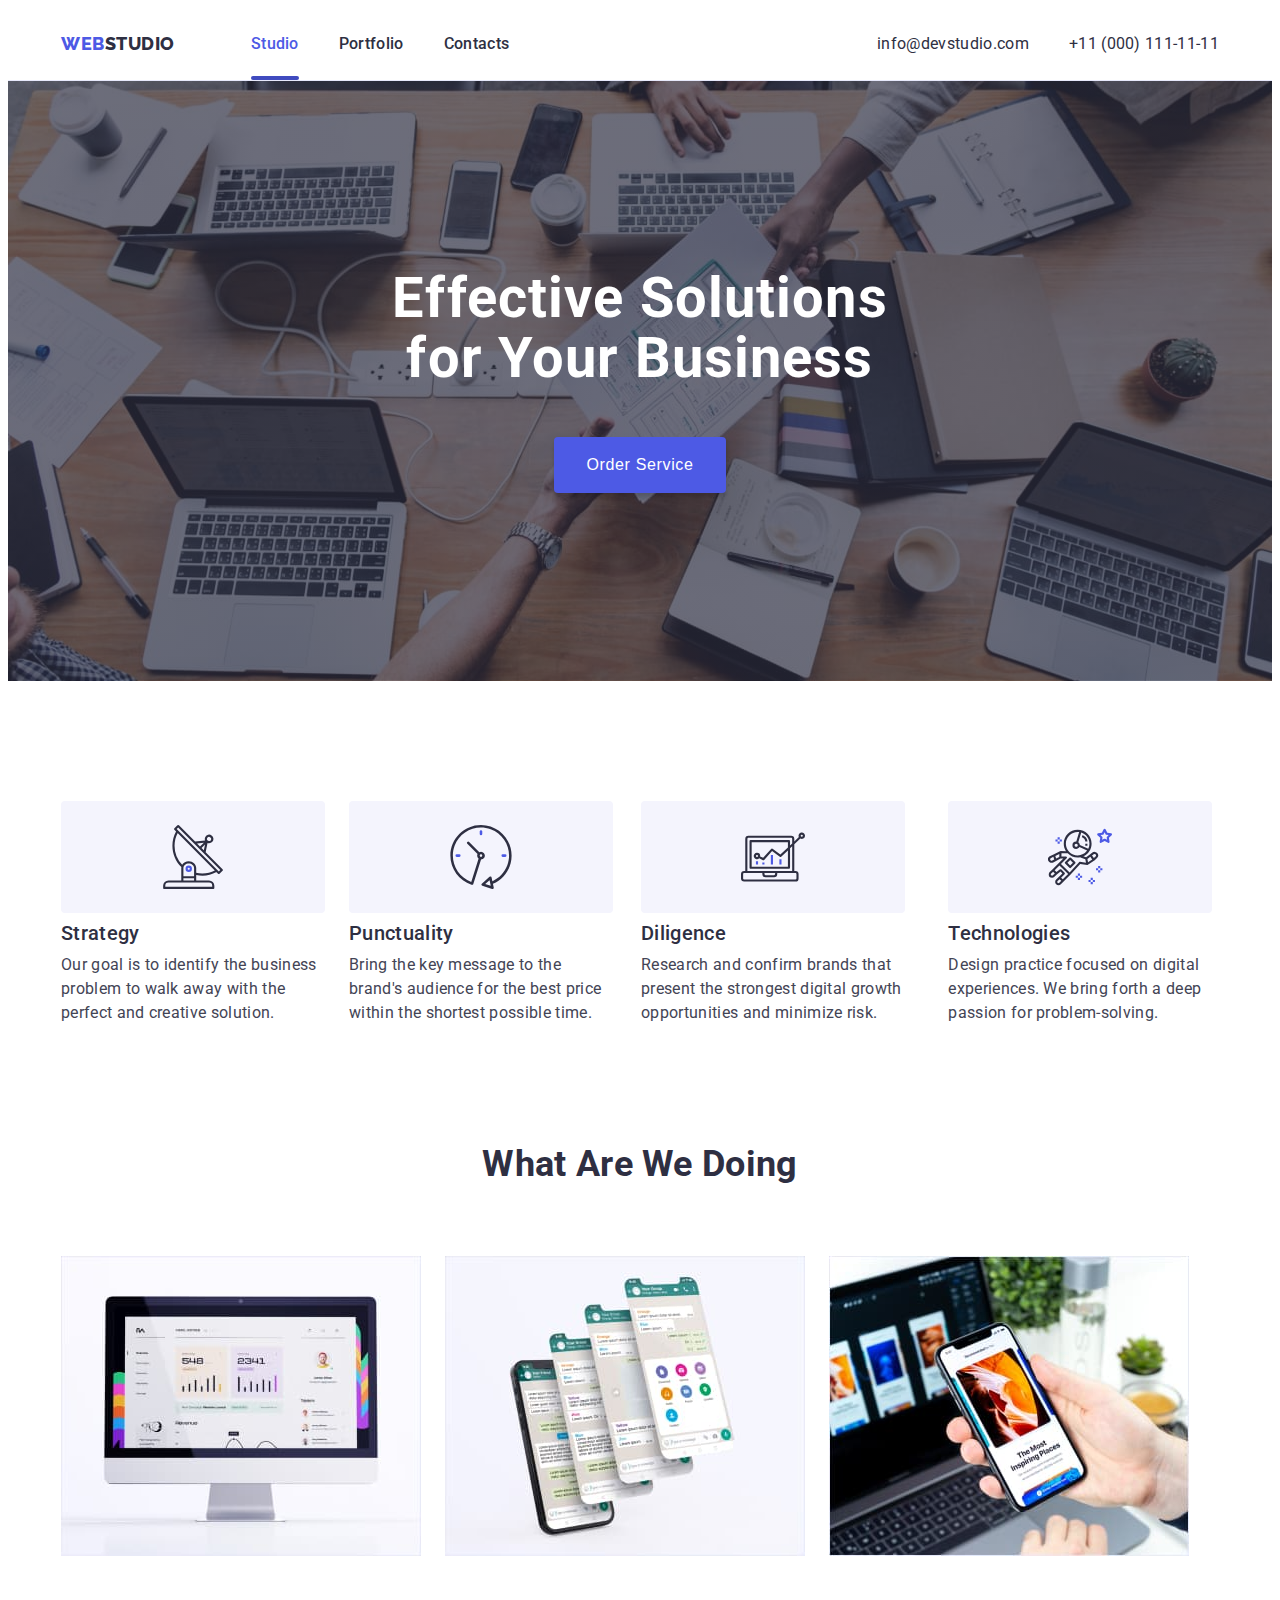
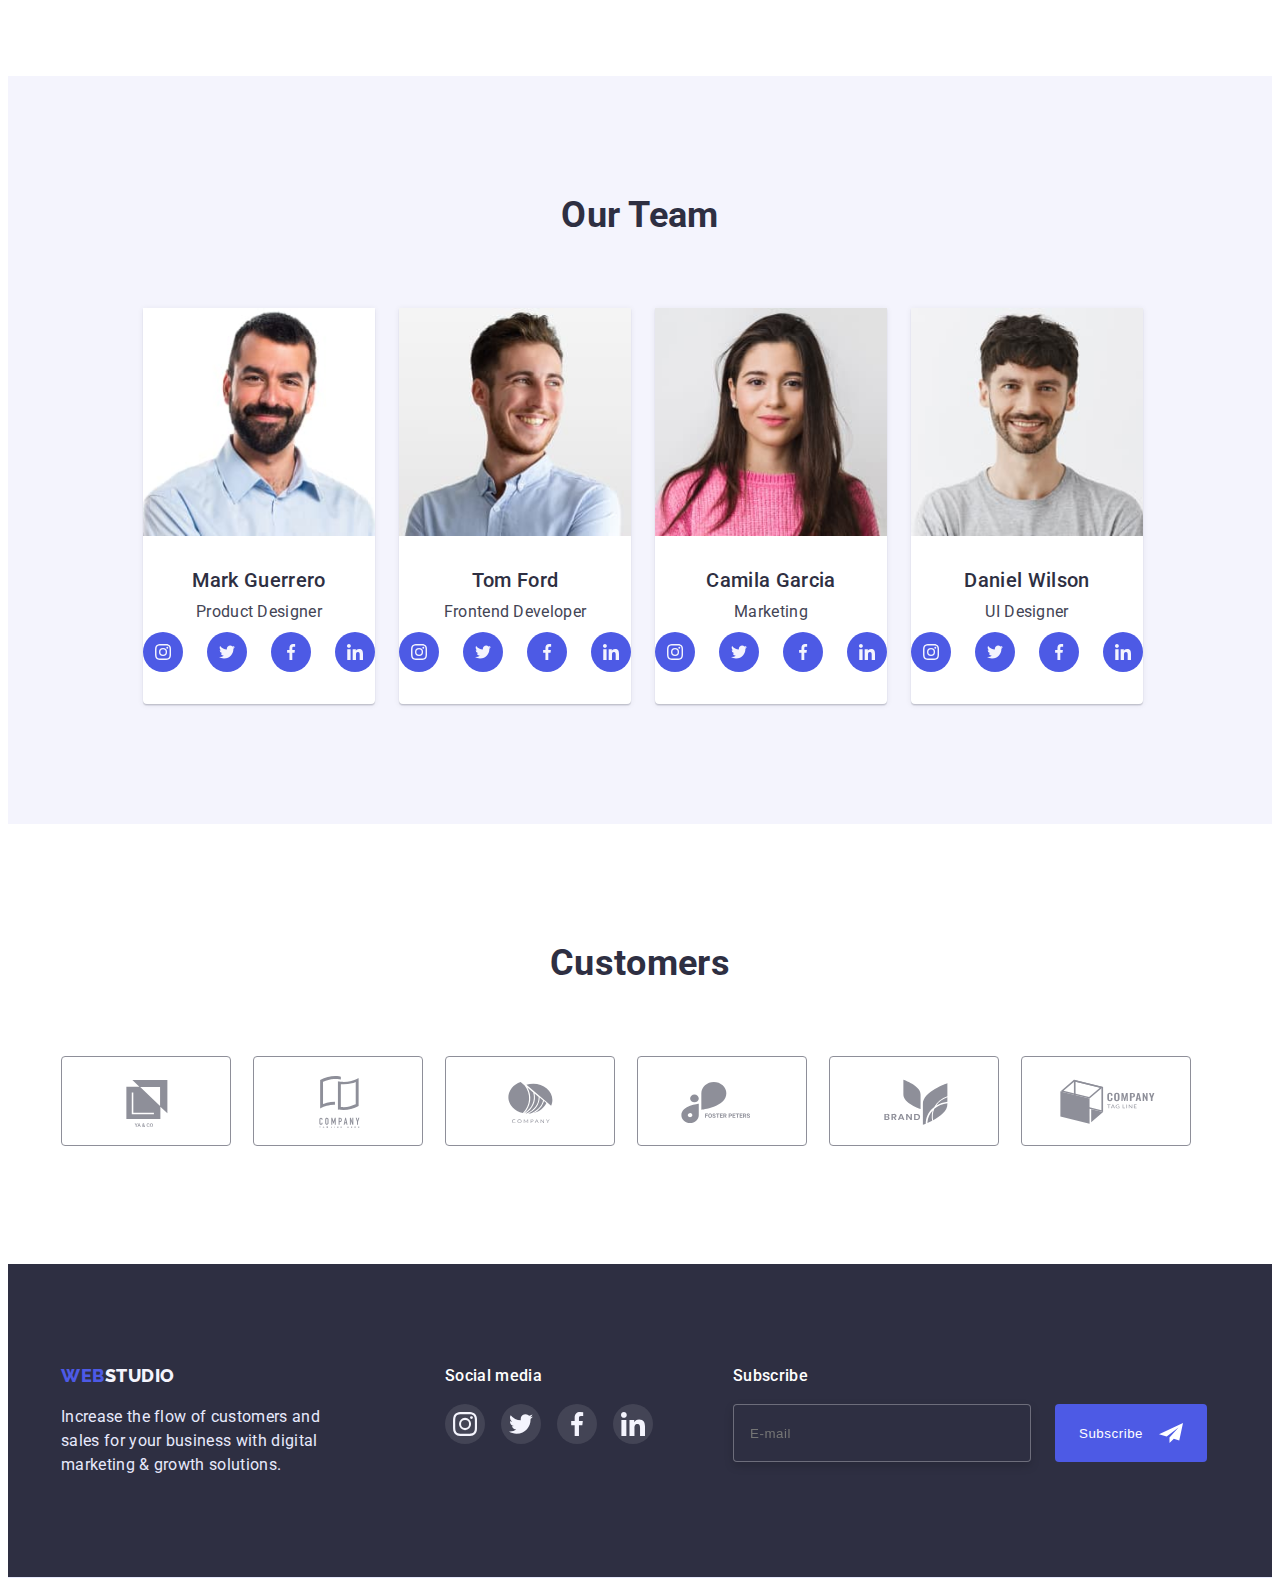
<file: index.html>
<!DOCTYPE html>
<html lang="en">
<head>
    <meta charset="UTF-8">
    <meta http-equiv="X-UA-Compatible" content="IE=edge">
    <meta name="viewport" content="width=device-width, initial-scale=1.0">
    <title>Document</title>
    <link rel="preconnect" href="https://fonts.googleapis.com">
    <link rel="preconnect" href="https://fonts.gstatic.com" crossorigin>
    <link rel="stylesheet" href="https://fonts.googleapis.com/css2?family=Raleway:wght@800&family=Roboto:wght@400;500;700;900&display=swap">
    <link rel="stylesheet" href="https://cdnjs.cloudflare.com/ajax/libs/modern-normalize/1.1.0/modern-normalize.min.css" integrity="sha512-wpPYUAdjBVSE4KJnH1VR1HeZfpl1ub8YT/NKx4PuQ5NmX2tKuGu6U/JRp5y+Y8XG2tV+wKQpNHVUX03MfMFn9Q==" crossorigin="anonymous" referrerpolicy="no-referrer" />
    <link rel="stylesheet" href="./css/styles.css">
</head>
<body>
    <header class="header">
        <div class="container">
            <div class="header-container">
                <nav class="header-nav">
                    <a class="logo" href="./index.html">WEB<span class="logo-second">STUDIO</span></a>
                    <ul class="header-menu">
                        <li><a href="./index.html" class="header-link current">Studio</a></li>
                        <li><a href="./portfolio.html" class="header-link">Portfolio</a></li>
                        <li><a href="" class="header-link">Contacts</a></li>
                    </ul>
                </nav>
                <address class="header-address">
                    <ul class="header-menu">
                        <li><a class="address" href="mailto:info@devstudio.com">info@devstudio.com</a></li>
                        <li><a class="address" href="tel:+110001111111">+11 (000) 111-11-11</a></li>
                    </ul>
                </address>
            </div>
        </div>
    </header>
    <main>
        <section class="hero">
            <div class="container">
                <h1 class="text">Effective Solutions for Your Business</h1>
                <button class="button" type="button" data-modal-open>Order Service</button>
            </div>
        </section>
  
        <section class="section">
            <div class="container">
                <h2 class="visually-hidden">Features</h2>
                    <ul class="ul-list">
                        <li>
                            <div class="icons-features">
                                <svg width="64" height="64">
                                    <use href="./images/symbol-defs.svg#connection"></use>
                                </svg>
                            </div>
                            <h3 class="head">Strategy</h3>
                            <p class="descr">Our goal is to identify the business problem to walk away with the perfect and creative solution.</p>
                        </li>
                        <li>
                            <div class="icons-features">
                                <svg width="64" height="64">
                                    <use href="./images/symbol-defs.svg#clock"></use>
                                </svg>
                            </div>
                            <h3 class="head">Punctuality</h3>
                            <p class="descr">Bring the key message to the brand's audience for the best price within the shortest possible time.</p>
                        </li>
                        <li>
                            <div class="icons-features">
                                <svg width="64" height="64">
                                    <use href="./images/symbol-defs.svg#diagram"></use>
                                </svg>
                            </div>
                            <h3 class="head">Diligence</h3>
                            <p class="descr">Research and confirm brands that present the strongest digital growth opportunities and minimize risk.</p>
                        </li>
                        <li>
                            <div class="icons-features">
                                <svg width="64" height="64">
                                    <use href="./images/symbol-defs.svg#astronaut"></use>
                                </svg>
                            </div>
                            <h3 class="head">Technologies</h3>
                            <p class="descr">Design practice focused on digital experiences. We bring forth a deep passion for problem-solving.</p>
                        </li>
                    </ul>  
            </div>
        </section>

        <section class="section-image">
            <div class="container">
                <h2 class="section-name">What are we doing</h2>
                    <ul class="ul-list">
                        <li>
                            <img src="./images/monitor.jpg" alt="monitor" width="360" height="300">
                        </li>
                        <li>
                            <img src="./images/phone.jpg" alt="phone" width="360" height="300">
                        </li>
                        <li>
                            <img src="./images/hand.jpg" alt="hand" width="360" height="300">
                        </li>
                    </ul>
            </div>
        </section>

        <section class="section-team">
            <div class="container">
                <h2 class="section-name">Our Team</h2>
                <ul class="ul-list">
                    <li class="people">
                        <img src="./images/mark.jpg" alt="mark" width="264">
                        <div class="team-card">
                            <h3 class="head">Mark Guerrero</h3>
                            <p class="descr">Product Designer</p>
                            <ul class="social-list">
                                <li class="social-list-item">
                                    <a href="" class="social-list-link">
                                        <svg class="social-list-icon" width="16" height="16">
                                            <use href="./images/symbol-defs.svg#instagram"></use>
                                        </svg>
                                    </a>
                                </li>
                                <li class="social-list-item">
                                    <a href="" class="social-list-link">
                                        <svg class="social-list-icon" width="16" height="16">
                                            <use href="./images/symbol-defs.svg#twitter"></use>
                                        </svg>
                                    </a>
                                </li>
                                <li class="social-list-item">
                                    <a href="" class="social-list-link">
                                        <svg class="social-list-icon" width="16" height="16">
                                            <use href="./images/symbol-defs.svg#facebook"></use>
                                        </svg>
                                    </a>
                                </li>
                                <li class="social-list-item">
                                    <a href="" class="social-list-link">
                                        <svg class="social-list-icon" width="16" height="16">
                                            <use href="./images/symbol-defs.svg#linkedin"></use>
                                        </svg>
                                    </a>
                                </li>
                            </ul>
                        </div>
                    </li>
                    <li class="people">
                        <img src="./images/tom.jpg" alt="tom" width="264">
                        <div class="team-card">
                            <h3 class="head">Tom Ford</h3>
                            <p class="descr">Frontend Developer</p>
                            <ul class="social-list">
                                <li class="social-list-item">
                                    <a href="" class="social-list-link">
                                        <svg class="social-list-icon" width="16" height="16">
                                            <use href="./images/symbol-defs.svg#instagram"></use>
                                        </svg>
                                    </a>
                                </li>
                                <li class="social-list-item">
                                    <a href="" class="social-list-link">
                                        <svg class="social-list-icon" width="16" height="16">
                                            <use href="./images/symbol-defs.svg#twitter"></use>
                                        </svg>
                                    </a>
                                </li>
                                <li class="social-list-item">
                                    <a href="" class="social-list-link">
                                        <svg class="social-list-icon" width="16" height="16">
                                            <use href="./images/symbol-defs.svg#facebook"></use>
                                        </svg>
                                    </a>
                                </li>
                                <li class="social-list-item">
                                    <a href="" class="social-list-link">
                                        <svg class="social-list-icon" width="16" height="16">
                                            <use href="./images/symbol-defs.svg#linkedin"></use>
                                        </svg>
                                    </a>
                                </li>
                            </ul>  
                            </div>
                    </li>
                    <li class="people">
                        <img src="./images/camila.jpg" alt="camila" width="264">
                        <div class="team-card">
                            <h3 class="head">Camila Garcia</h3>
                            <p class="descr">Marketing</p>
                            <ul class="social-list">
                                <li class="social-list-item">
                                    <a href="" class="social-list-link">
                                        <svg class="social-list-icon" width="16" height="16">
                                            <use href="./images/symbol-defs.svg#instagram"></use>
                                        </svg>
                                    </a>
                                </li>
                                <li class="social-list-item">
                                    <a href="" class="social-list-link">
                                        <svg class="social-list-icon" width="16" height="16">
                                            <use href="./images/symbol-defs.svg#twitter"></use>
                                        </svg>
                                    </a>
                                </li>
                                <li class="social-list-item">
                                    <a href="" class="social-list-link">
                                        <svg class="social-list-icon" width="16" height="16">
                                            <use href="./images/symbol-defs.svg#facebook"></use>
                                        </svg>
                                    </a>
                                </li>
                                <li class="social-list-item">
                                    <a href="" class="social-list-link">
                                        <svg class="social-list-icon" width="16" height="16">
                                            <use href="./images/symbol-defs.svg#linkedin"></use>
                                        </svg>
                                    </a>
                                </li>
                            </ul> 
                        </div>
                    </li>
                    <li class="people">
                        <img src="./images/daniel.jpg" alt="daniel" width="264">
                        <div class="team-card">
                            <h3 class="head">Daniel Wilson</h3>
                            <p class="descr">UI Designer</p>
                            <ul class="social-list">
                                <li class="social-list-item">
                                    <a href="" class="social-list-link">
                                        <svg class="social-list-icon" width="16" height="16">
                                            <use href="./images/symbol-defs.svg#instagram"></use>
                                        </svg>
                                    </a>
                                </li>
                                <li class="social-list-item">
                                    <a href="" class="social-list-link">
                                        <svg class="social-list-icon" width="16" height="16">
                                            <use href="./images/symbol-defs.svg#twitter"></use>
                                        </svg>
                                    </a>
                                </li>
                                <li class="social-list-item">
                                    <a href="" class="social-list-link">
                                        <svg class="social-list-icon" width="16" height="16">
                                            <use href="./images/symbol-defs.svg#facebook"></use>
                                        </svg>
                                    </a>
                                </li>
                                <li class="social-list-item">
                                    <a href="" class="social-list-link">
                                        <svg class="social-list-icon" width="16" height="16">
                                            <use href="./images/symbol-defs.svg#linkedin"></use>
                                        </svg>
                                    </a>
                                </li>
                            </ul>
                        </div>
                    </li>
                </ul>
            </div>
        </section>
        <section class="section">
            <div class="container">
                <h2 class="section-name">Customers</h2>
                <ul class="ul-list">
                    <li class="li-customers">
                        <a href="#" class="link-customers">
                            <svg width="104" height="56">
                                <use href="./images/symbol-defs.svg#logo"></use>
                            </svg>
                        </a>
                    </li>
                    <li class="li-customers">
                        <a href="#" class="link-customers">
                            <svg width="104" height="56">
                                <use href="./images/symbol-defs.svg#logo-1"></use>
                            </svg>
                        </a>
                    </li>
                    <li class="li-customers">
                        <a href="#" class="link-customers">
                            <svg width="104" height="56">
                                <use href="./images/symbol-defs.svg#logo-2"></use>
                            </svg>
                        </a>
                    </li>
                    <li class="li-customers">
                        <a href="#" class="link-customers">
                            <svg width="104" height="56">
                                <use href="./images/symbol-defs.svg#logo-3"></use>
                            </svg>
                        </a>
                    </li>
                    <li class="li-customers">
                        <a href="#" class="link-customers">
                            <svg width="104" height="56">
                                <use href="./images/symbol-defs.svg#logo-4"></use>
                            </svg>
                        </a>
                    </li>
                    <li class="li-customers">
                        <a href="#" class="link-customers">
                            <svg width="104" height="56">
                                <use href="./images/symbol-defs.svg#logo-5"></use>
                            </svg>
                        </a>
                    </li>
                </ul>
            </div>
        </section>
</main>
<footer class="footer">
    <div class="container">
        <div class="footer-logo">
            <a class="logo" href="./index.html">WEB<span class="logo-second">STUDIO</span></a>
            <p class="descr">
            Increase the flow of customers and sales for your business with digital marketing & growth solutions.
        </p>
        </div>
        <div class="footer-icons">
            <p class="footer-title">Social media</p>
            <ul class="social-list">
                <li class="social-list-item">
                    <a href="" class="social-list-link">
                        <svg class="social-list-icon" width="24" height="24">
                            <use href="./images/symbol-defs.svg#instagram"></use>
                        </svg>
                    </a>
                </li>
                <li class="social-list-item">
                    <a href="" class="social-list-link">
                        <svg class="social-list-icon" width="24" height="24">
                            <use href="./images/symbol-defs.svg#twitter"></use>
                        </svg>
                    </a>
                </li>
                <li class="social-list-item">
                    <a href="" class="social-list-link">
                        <svg class="social-list-icon" width="24" height="24">
                            <use href="./images/symbol-defs.svg#facebook"></use>
                        </svg>
                    </a>
                </li>
                <li class="social-list-item">
                    <a href="" class="social-list-link">
                        <svg class="social-list-icon" width="24" height="24">
                            <use href="./images/symbol-defs.svg#linkedin"></use>
                        </svg>
                    </a>
                </li>
            </ul>
        </div>
        <div class="footer-subscribe">
            <p class="footer-title">
                Subscribe
            </p>
            <form class="form-subscribe">
                <input type="email" name="subscribe" placeholder="E-mail" class="subscribe-email">
                <button type="submit" class="button-subscribe">
                    Subscribe
                </button>
            </form>
        </div>
    </div>
</footer>
        <!-- Modal -->
        <div class="backdrop is-hidden" data-modal>
            <div class="modal">
                    <button class="button-close" type="button" data-modal-close>
                        <svg class="close-icon" width="8" height="8">
                            <use href="./images/symbol-defs.svg#close"></use>
                        </svg>
                    </button>
                <form class="modal-form">
                    <p class="modal-title">
                        Leave your contacts and we will call you back
                    </p>
                <label for="name" class="modal-label-input">
                    <span class="modal-label-name">Name</span>
                    <span class="input-position">
                        <input type="text" name="name" class="modal-input" required minlength="3">
                            <svg class="modal-input-icon" width="12" height="12">
                                <use href="./images/symbol-defs.svg#name-icon"></use>
                            </svg>
                    </span>
                </label>
                <label for="phone" class="modal-label-input">
                    <span class="modal-label-name">Phone</span>
                    <span class="input-position">
                        <input type="tel" name="phone" class="modal-input" required pattern="380[0-9]{9}" title="380XXXXXXXXX">
                            <svg class="modal-input-icon" width="13" height="13">
                                <use href="./images/symbol-defs.svg#phone-icon"></use>
                            </svg>
                    </span>
                </label>
                <label for="email" class="modal-label-input">
                    <span class="modal-label-name">Email</span>
                    <span class="input-position">
                        <input type="email" name="email" class="modal-input">
                            <svg class="modal-input-icon" width="15" height="12">
                                <use href="./images/symbol-defs.svg#email-icon"></use>
                            </svg>
                    </span>
                </label>
                <label class="modal-label-textarea"></label>
                    <span class="modal-label-name">Comment</span>
                    <textarea name="comment" placeholder="Text input" class="comment-input"></textarea>
                    <input type="checkbox" name="user-policy" id="user-policy" class="checkbox visually-hidden">
                    <label for="user-policy" class="modal-label-checkbox">
                        I accept the terms and conditions of the&nbsp;<a href="#">Privacy Policy</a>      
                    </label>
                    
                    <button type="submit" class="modal-button-submit">Send</button>
            </div>
        </div>
<script src="./js/modal.js"></script>
</body>
</html>
</file>
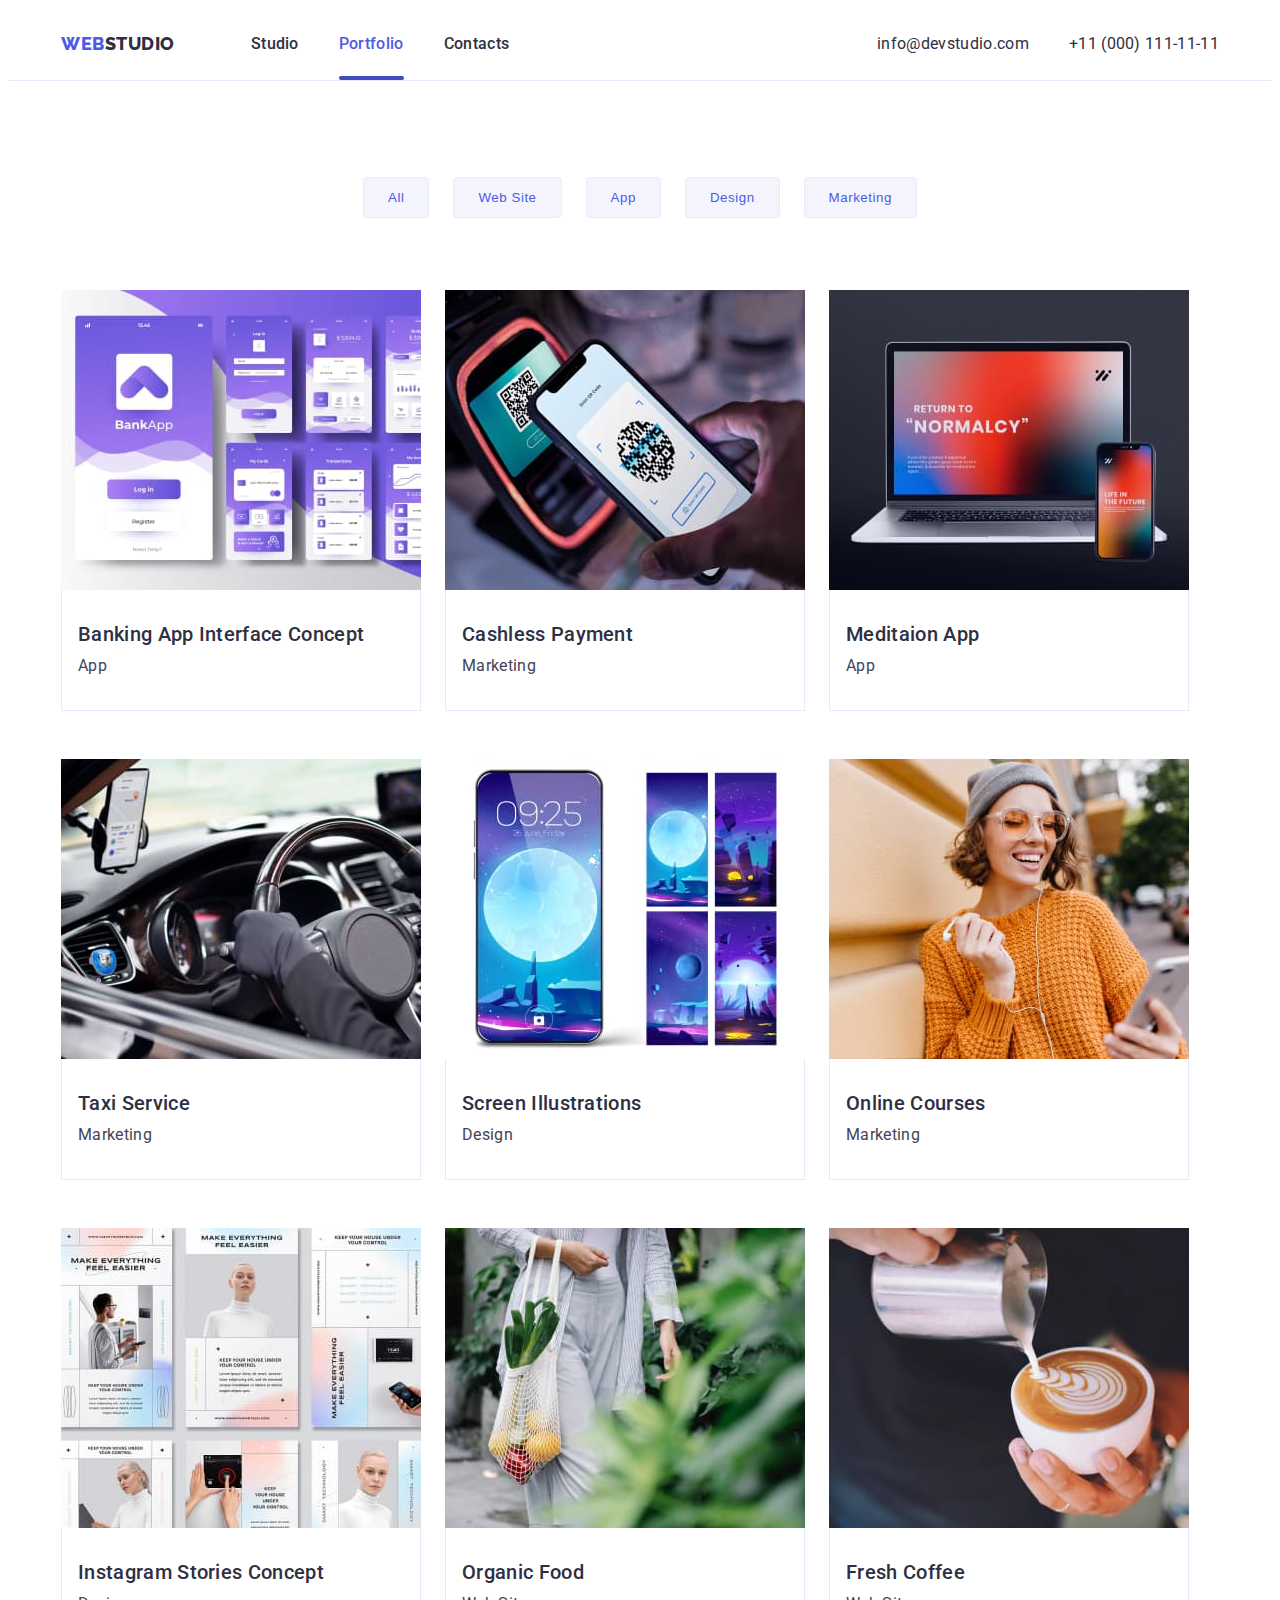
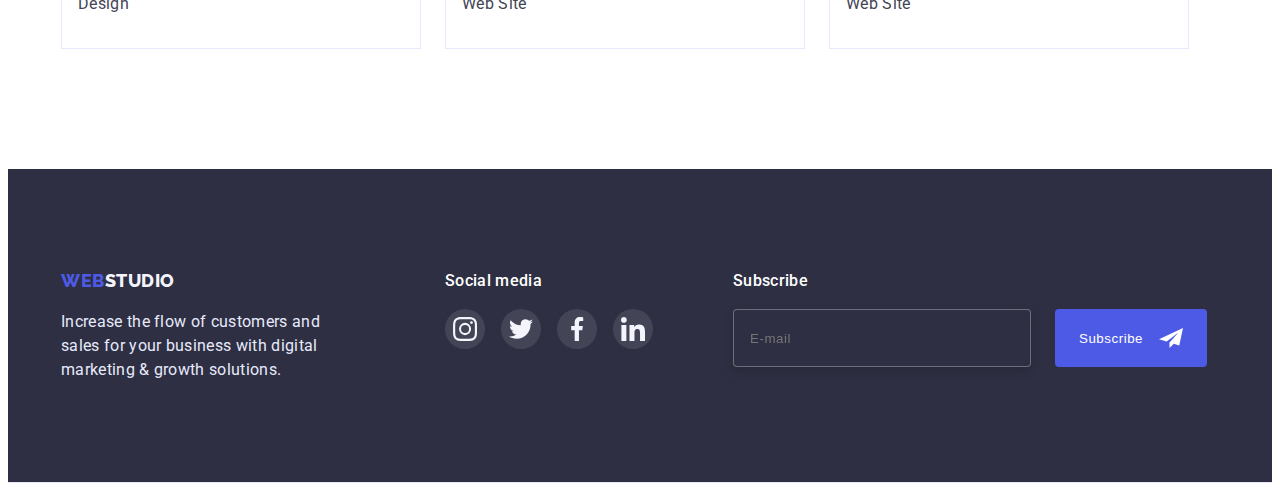
<file: portfolio.html>
<!DOCTYPE html>
<html lang="en">
<head>
    <meta charset="UTF-8">
    <meta http-equiv="X-UA-Compatible" content="IE=edge">
    <meta name="viewport" content="width=device-width, initial-scale=1.0">
    <title>Document</title>
    <link rel="preconnect" href="https://fonts.googleapis.com">
    <link rel="preconnect" href="https://fonts.gstatic.com" crossorigin>
    <link rel="stylesheet" href="https://fonts.googleapis.com/css2?family=Raleway:wght@800&family=Roboto:wght@400;500;700;900&display=swap">
    <link rel="stylesheet" href="https://cdnjs.cloudflare.com/ajax/libs/modern-normalize/1.1.0/modern-normalize.min.css" integrity="sha512-wpPYUAdjBVSE4KJnH1VR1HeZfpl1ub8YT/NKx4PuQ5NmX2tKuGu6U/JRp5y+Y8XG2tV+wKQpNHVUX03MfMFn9Q==" crossorigin="anonymous" referrerpolicy="no-referrer" />
    <link rel="stylesheet" href="./css/styles.css">
</head>
<body> 
    <header class="header">
        <div class="container">
            <div class="header-container">
                <nav class="header-nav">
                    <a class="logo" href="./index.html">WEB<span class="logo-second">STUDIO</span></a>
                    <ul class="header-menu">
                        <li><a href="./index.html" class="header-link">Studio</a></li>
                        <li><a href="./portfolio.html" class="header-link current">Portfolio</a></li>
                        <li><a href="" class="header-link">Contacts</a></li>
                    </ul>
                </nav>
                <address class="header-address">
                    <ul class="header-menu">
                        <li><a class="address" href="mailto:info@devstudio.com">info@devstudio.com</a></li>
                        <li><a class="address" href="tel:+110001111111">+11 (000) 111-11-11</a></li>   
                    </ul>
                </address>
            </div>
        </div>
    </header>  
    <main>
        <section class="section-buttons">
            <div class="container">
                <h1 class="visually-hidden">Filter</h1> 
                    <ul class="filter-buttons-nav">
                        <li><button class="filter-button" type="button">All</button></li>
                        <li><button class="filter-button" type="button">Web Site</button></li>
                        <li><button class="filter-button" type="button">App</button></li>
                        <li><button class="filter-button" type="button">Design</button></li>
                        <li><button class="filter-button" type="button">Marketing</button></li>
                    </ul>
                <ul class="flex-container">
                    <li class="flex-element">
                        <a href="#" class="link-portfolio">                                
                            <div class="img-overlay">
                                <img src="./images/interface.jpg" alt="interface" width="360" height="300">
                                <p class="overlay">
                                    14 Stylish and User-Friendly App Design Concepts · Task Manager App · Calorie Tracker App · Exotic Fruit Ecommerce App · Cloud Storage App
                                </p>
                            </div>
                            <div class="border-link">
                                <h2 class="head">Banking App Interface Concept</h2>
                                <p class="descr">App</p>
                            </div>
                        </a>
                    </li>
                    <li class="flex-element">
                        <a href="#" class="link-portfolio">
                            <div class="img-overlay">
                                <img src="./images/payment.jpg" alt="payment" width="360" height="300">
                                <p class="overlay">
                                    14 Stylish and User-Friendly App Design Concepts · Task Manager App · Calorie Tracker App · Exotic Fruit Ecommerce App · Cloud Storage App
                                </p>
                            </div>
                            <div class="border-link">
                            <h2 class="head">Cashless Payment</h2>
                            <p class="descr">Marketing</p>
                            </div>
                        </a>   
                    </li>
                    <li class="flex-element">
                        <a href="#" class="link-portfolio">
                            <div class="img-overlay">
                                <img src="./images/meditaion.jpg" alt="meditaion" width="360" height="300">
                                <p class="overlay">
                                    14 Stylish and User-Friendly App Design Concepts · Task Manager App · Calorie Tracker App · Exotic Fruit Ecommerce App · Cloud Storage App
                                </p>
                            </div>
                            <div class="border-link">
                            <h2 class="head">Meditaion App</h2>
                            <p class="descr">App</p>
                            </div>
                        </a>
                    </li>
                    <li class="flex-element">
                        <a href="#" class="link-portfolio">
                            <div class="img-overlay">
                                <img src="./images/taxi.jpg" alt="taxi" width="360" height="300">
                                <p class="overlay">
                                    14 Stylish and User-Friendly App Design Concepts · Task Manager App · Calorie Tracker App · Exotic Fruit Ecommerce App · Cloud Storage App
                                </p>
                            </div>
                            <div class="border-link">
                            <h2 class="head">Taxi Service</h2>
                            <p class="descr">Marketing</p>
                            </div>
                            
                        </a>
                    </li>
                    <li class="flex-element">
                        <a href="#" class="link-portfolio">
                            <div class="img-overlay">
                                <img src="./images/screen.jpg" alt="screen" width="360" height="300">
                                <p class="overlay">
                                    14 Stylish and User-Friendly App Design Concepts · Task Manager App · Calorie Tracker App · Exotic Fruit Ecommerce App · Cloud Storage App
                                </p>
                            </div>
                            <div class="border-link">
                            <h2 class="head">Screen Illustrations</h2>
                            <p class="descr">Design</p>
                            </div>
                        </a>
                    </li>
                    <li class="flex-element">
                        <a href="#" class="link-portfolio">
                            <div class="img-overlay">
                                <img src="./images/courses.jpg" alt="courses" width="360" height="300">
                                <p class="overlay">
                                    14 Stylish and User-Friendly App Design Concepts · Task Manager App · Calorie Tracker App · Exotic Fruit Ecommerce App · Cloud Storage App
                                </p>
                            </div>
                            <div class="border-link">
                            <h2 class="head">Online Courses</h2>
                            <p class="descr">Marketing</p>
                            </div>
                        </a>
                    </li>
                    <li class="flex-element">
                        <a href="#" class="link-portfolio">
                            <div class="img-overlay">
                                <img src="./images/stories.jpg" alt="stories" width="360" height="300">
                                <p class="overlay">
                                    14 Stylish and User-Friendly App Design Concepts · Task Manager App · Calorie Tracker App · Exotic Fruit Ecommerce App · Cloud Storage App
                                </p>
                                </div>
                            <div class="border-link">
                            <h2 class="head">Instagram Stories Concept</h2>
                            <p class="descr">Design</p>
                            </div>
                        </a>
                    </li>
                    <li class="flex-element">
                        <a href="#" class="link-portfolio">
                            <div class="img-overlay">
                                <img src="./images/food.jpg" alt="food" width="360" height="300">
                                <p class="overlay">
                                    14 Stylish and User-Friendly App Design Concepts · Task Manager App · Calorie Tracker App · Exotic Fruit Ecommerce App · Cloud Storage App
                                </p>
                            </div>
                            <div class="border-link">
                            <h2 class="head">Organic Food</h2>
                            <p class="descr">Web Site</p>
                            </div>
                        </a>
                    </li>
                    <li class="flex-element">
                        <a href="#" class="link-portfolio">
                            <div class="img-overlay">
                                <img src="./images/coffee.jpg" alt="coffee" width="360" height="300">
                                <p class="overlay">
                                    14 Stylish and User-Friendly App Design Concepts · Task Manager App · Calorie Tracker App · Exotic Fruit Ecommerce App · Cloud Storage App
                                </p>
                            </div>
                            <div class="border-link">
                            <h2 class="head">Fresh Coffee</h2>
                            <p class="descr">Web Site</p>
                            </div>
                        </a>
                    </li>
                </ul>
            </div>
        </section>
    </main>
    <footer class="footer">
        <div class="container">
            <div class="footer-logo">
                <a class="logo" href="./index.html">WEB<span class="logo-second">STUDIO</span></a>
                <p class="descr">
                Increase the flow of customers and sales for your business with digital marketing & growth solutions.
            </p>
            </div>
            <div class="footer-icons">
                <p class="footer-title">Social media</p>
                <ul class="social-list">
                    <li class="social-list-item">
                        <a href="" class="social-list-link">
                            <svg class="social-list-icon" width="24" height="24">
                                <use href="./images/symbol-defs.svg#instagram"></use>
                            </svg>
                        </a>
                    </li>
                    <li class="social-list-item">
                        <a href="" class="social-list-link">
                            <svg class="social-list-icon" width="24" height="24">
                                <use href="./images/symbol-defs.svg#twitter"></use>
                            </svg>
                        </a>
                    </li>
                    <li class="social-list-item">
                        <a href="" class="social-list-link">
                            <svg class="social-list-icon" width="24" height="24">
                                <use href="./images/symbol-defs.svg#facebook"></use>
                            </svg>
                        </a>
                    </li>
                    <li class="social-list-item">
                        <a href="" class="social-list-link">
                            <svg class="social-list-icon" width="24" height="24">
                                <use href="./images/symbol-defs.svg#linkedin"></use>
                            </svg>
                        </a>
                    </li>
                </ul>
            </div>
            <div class="footer-subscribe">
                <p class="footer-title">
                    Subscribe
                </p>
                <form class="form-subscribe">
                    <input type="email" name="subscribe" placeholder="E-mail" class="subscribe-email">
                    <button type="submit" class="button-subscribe">
                        Subscribe
                    </button>
                </form>
            </div>
        </div>
    </footer>
</body>
</html>
</file>
<file: css/styles.css>
:root {
--color-text-primary: #2E2F42;
--color-text-secondary: #434455;
--color-brand: #4D5AE5;
--color-white: #FFFFFF;
--color-footer: #E7E9FC;
--button-hover: #404BBF;
--button-filter-bcg: #F4F4FD;
--color-customers: #8E8F99;
--line-height-h-text: 1.2;
--line-height-p-text: 1.5;
--timing-cubic: 250ms cubic-bezier(0.4, 0, 0.2, 1);
}

body { 
    color: var(--color-text-primary);
    font-family: 'Roboto', sans-serif;
    font-weight: 400;
    font-size: 16px;
    letter-spacing: 0.02em;
    line-height: var(--line-height-p-text)
}

ul {
    list-style-type: none;
}

/*Header*/

.logo {
    color: var(--color-brand);
    font-family: 'Raleway';
    font-weight: 800;
    font-size: 18px;
    line-height: 1.33;
    letter-spacing: 0.03em;
    text-decoration: none;
    padding: 24px 0;
}

.logo .logo-second {
    color: var(--color-text-primary);
}

.header-link {
    position: relative;
    display: block;
    color: var(--color-text-primary);
    font-family: 'Roboto';
    font-weight: 500;
    font-size: 16px;
    letter-spacing: 0.02em;
    line-height: var(--line-height-p-text);
    padding: 24px 0; 
    margin: 0;
    transition: color var(--timing-cubic);
}

.current::after {
    content: "";
    position: absolute;
    display: block;
    width: 100%;
    height: 4px;
    border-radius: 2px;
    left: 0;
    bottom: 0;
    background-color: var(--button-hover);
}

.header-menu:first-child {
    padding-left: 0;
}

.header-menu:last-child {
    padding-right: 0;
}

.header-link:hover,
.header-link:focus {
    color: var(--color-brand);
}

.header-link.current {
    color: var(--color-brand);
}

.address {
    color: var(--color-text-primary);
    text-decoration: none;
    font-style: normal;
    font-size: 16px;
    letter-spacing: 0.02em; 
    line-height: var(--line-height-p-text);
    transition: color var(--timing-cubic);  
}

.address:hover,
.address:focus {
    color: var(--color-brand);
}

/*Hero*/

.hero {
    max-width: 1440px;
    margin: 0 auto;
    text-align: center;
    padding: 188px 0;
    background-image: linear-gradient(
        to right,
        rgba(46, 47, 66, 0.7),
        rgba(46, 47, 66, 0.7)
    ),
    url(../images/hero.jpg);
    background-position: center;
    background-repeat: no-repeat;
}

.hero .text {
    color: var(--color-white);
    font-size: 56px;
    line-height: 1.07;
    max-width: 496px;
    letter-spacing: 0.02em;
    margin: 0 auto;
    padding: 0;
    margin-bottom: 48px;
}

.hero .button {
    background-color: var(--color-brand);
    color: var(--color-white);
    font-weight: 500;
    cursor: pointer;
    box-shadow: 0px 4px 4px rgba(0, 0, 0, 0.15);
    border-radius: 4px;
    padding: 16px 32px;
    border: none;
    font-size: 16px;
    line-height: 1.5;
    letter-spacing: 0.04em;
    transition: background-color var(--timing-cubic), color var(--timing-cubic), border var(--timing-cubic), box-shadow var(--timing-cubic);
}

.button:hover,
.button:focus {
    background-color: var(--button-hover);
}

/*Section*/

.section {
    padding: 120px 0;
}

.section-image {
    padding-bottom: 120px;
}

.section-team {
    background-color: var(--button-filter-bcg);
}

.people {
    background-color: var(--color-white);
    text-align: center;
    box-shadow: 0px 1px 6px rgba(46, 47, 66, 0.08), 0px 1px 1px rgba(46, 47, 66, 0.16), 0px 2px 1px rgba(46, 47, 66, 0.08);
    border-radius: 0px 0px 4px 4px;
}

.header-link {
    text-decoration: none;
}

.head {
    color: var(--color-text-primary);
    font-weight: 500;
    font-size: 20px;
    line-height: var(--line-height-h-text);
    margin: 0;
    margin-bottom: 8px;
}

.descr {
    color: var(--color-text-secondary);
    margin: 0;
}

.section-name {
    font-size: 36px;
    line-height: 1.1;
    text-transform: capitalize;
    text-align: center;
    margin: 0;
    margin-bottom: 72px;
}

/*Footer*/

.footer .logo-second {
    color: var(--button-filter-bcg);
}

.footer .descr {
    color: var(--color-footer);
    padding: 0;
    width: 264px;
    margin-top: 16px;
}

.footer {
    background-color: var(--color-text-primary);
    border-bottom: 1px solid var(--color-footer);
    padding-top: 100px;
    padding-bottom: 100px;
}

.footer .container {
    display: flex;
}

.footer-icons {
    margin-left: 120px;
}

.footer-subscribe {
    margin-left: 80px;
}

.footer-title {
    color: var(--color-white);
    font-weight: 500;
    margin-bottom: 16px;
    margin-top: 0;
}

.footer .social-list {
    margin: 0;
    padding: 0;
    gap: 16px;
}

.footer .social-list-link {
    background-color: rgba(255, 255, 255, 0.1);
    transition: background-color var(--timing-cubic);
}

.footer .social-list-link:hover,
.footer .social-list-link:focus {
    background-color:  #31D0AA;;
}

.footer-logo {
    display: block;
}

/*Portfolio*/

.filter-button {
    color: var(--color-brand);
    background-color: var(--button-filter-bcg);
    font-weight: 500;
    letter-spacing: 0.04em;
    cursor: pointer;
    border: 1px solid var(--color-footer);
    border-radius: 4px; 
    padding:12px 24px; 
    transition: background-color var(--timing-cubic), border var(--timing-cubic), color var(--timing-cubic), box-shadow var(--timing-cubic);
}

.filter-button:hover,
.filter-button:focus {
    color: var(--color-white);
    background-color: var(--button-hover);
    border-color: var(--button-hover);
    box-shadow: 0px 3px 1px rgba(0, 0, 0, 0.1), 0px 2px 1px rgba(0, 0, 0, 0.08), 0px 2px 2px rgba(0, 0, 0, 0.12);
}

/* Container */

.container {
    max-width: 1158px;
    padding: 0 15px;
    margin: 0 auto;
}

/*Position*/

.header {
    background: var(--color-white);
    border-bottom: 1px solid var(--color-footer);
}

.header-container {
    display: flex;
    align-items: center;
}

.header-nav {
    display: flex;
    align-items: center;
    flex-grow: 1;
    gap: 76px;
}

.header-menu {
    display: flex;
    padding: 0;
    margin: 0; 
    gap: 40px;
}

 .header-address {
    display: flex;
    align-items: center;
    gap: 40px;
}

.address {
    padding: 24px 0;
}

.ul-list {
    display: flex;
    padding-left: 0;
    gap: 24px;
    margin: 0;
}

.team-card {
    padding: 32px 0;
}

.section-team {
    padding: 120px;
}

.people .head {
    margin-top: 0;
    margin-bottom: 8px;
}

.people .descr {
    margin-bottom: 8px;
}

.visually-hidden {
    position: absolute;
    width: 1px;
    height: 1px;
    margin: -1px;
    border: 0;
    padding: 0;
    white-space: nowrap;
    clip-path: inset(100%);
    clip: rect(0 0 0 0);
    overflow: hidden;
}

.section-buttons {
    padding-top: 96px;
    padding-bottom: 120px;
}

.filter-buttons-nav {
    display: flex;
    gap: 24px;
    margin-bottom: 72px;
    margin-top: 0;
    justify-content: center;
    align-items: center; 
    padding-left: 0;
}

.flex-container {
    display: flex;
    flex-wrap: wrap;
    padding: 0;
    margin: 0;
}

.flex-element {
    margin-bottom: 48px;
    margin-right: 24px;
}

.flex-element:nth-last-child(-n+3) {
    margin-bottom: 0;
}

.flex-element:nth-child(3n) {
    margin-right: 0;
}

img {
    display: block;
    max-width: 100%;
    height: auto;
}

.border-link {
    border: 1px solid var(--color-footer);
    padding-top: 32px;
    padding-bottom: 32px;
    padding-left: 16px;
    border-top: none;
    transition: border var(--timing-cubic), box-shadow var(--timing-cubic);
}  

.border-link:hover,
.border-link:focus {
    box-shadow: 0px 1px 6px rgba(46, 47, 66, 0.08), 0px 1px 1px rgba(46, 47, 66, 0.16), 0px 2px 1px rgba(46, 47, 66, 0.08);
}

/* Icons */

.icons-features {
    display: flex;
    background-color: var(--button-filter-bcg);
    border-radius: 4px;
    width: 264px;
    height: 112px;
    justify-content: center;
    align-items: center;
    margin-bottom: 8px;
}

.social-list {
    display: flex;
    gap: 24px;
    padding-left: 0;
    justify-content: center;
}

.social-list-link {
    display: flex;
    justify-content: center;
    align-items: center;
    width: 40px;
    height: 40px;
    border-radius: 50%;
    background-color: var(--color-brand);
    transition: background-color var(--timing-cubic);
}

.social-list-link:hover,
.social-list-link:focus {
    background-color: var(--button-hover);
}

.li-customers {
    width: 168px;
    height: 88px;
}

.link-customers {
    display: flex;
    justify-content: center;
    align-items: center;
    height: 100%;
    width: 100%;
    fill: var(--color-customers);
    border: 1px solid var(--color-customers);
    border-radius: 4px;
    transition: fill var(--timing-cubic), border var(--timing-cubic);
}

.link-customers:hover,
.link-customers:focus {
    fill: var(--button-hover);
    border-color: var(--button-hover);
} 

/* Homework 5 */

.link-portfolio {
    text-decoration: none;
    display: block;
}

.img-overlay {
    position: relative;
    overflow: hidden;
}

.overlay {
    position: absolute;
    padding: 40px 32px;
    width: 100%;
    height: 100%;
    left: 0;
    top: 0;
    margin: 0;
    color: var(--button-filter-bcg);
    background-color: var(--color-brand);
    overflow: auto;
    transform: translate(0, 101%);
    transition: transform var(--timing-cubic);
}

.link-portfolio:hover .overlay,
.link-portfolio:focus .overlay {
    transform: translate(0, 0);
    transition: transform var(--timing-cubic);
}

/* Modal */

.backdrop { 
    position: fixed;
    top: 0;
    left: 0;
    width: 100%;
    height: 100%;
    background-color: rgba(46, 47, 66, 0.4);
    opacity: 1;
    transition: opacity var(--timing-cubic), visibility var(--timing-cubic), background-color var(--timing-cubic);
}

.backdrop.is-hidden {
    opacity: 0;  
    pointer-events: none;
    visibility: hidden;
}

.backdrop.is-hidden .modal {
    transform: translate(-50%, -50%) scale(0.9);
}

.modal {
    position: absolute;
    top: 50%;
    left: 50%;
    padding: 72px 24px 24px 24px;
    transform: translate(-50%, -50%) scale(1);
    min-width: 408px;
    min-height: 584px;
    transition: transform var(--timing-cubic), box-shadow var(--timing-cubic), background-color var(--timing-cubic);
    box-shadow: 0px 1px 1px rgba(0, 0, 0, 0.14), 0px 1px 3px rgba(0, 0, 0, 0.12), 0px 2px 1px rgba(0, 0, 0, 0.2);
    border-radius: 4px;
    background-color: #FCFCFC;
}

.button-close {
    position: absolute;
    display: flex;
    align-items: center;
    justify-content: center;
    cursor: pointer;
    top: 24px;
    right: 24px;
    width: 24px;
    height: 24px;
    border-radius: 50%;
    padding: 0;
    border: 1px solid rgba(0, 0, 0, 0.1);
    background-color: var(--color-footer);
    transition: fill var(--timing-cubic), background-color var(--timing-cubic), border var(--timing-cubic);
}

.button-close:hover,
.button-close:focus {
    fill: var(--color-white);
    border-radius: 50%;
    background-color: var(--button-hover);
}

/* Footer-form */

.subscribe-email {
    width: 264px;
    height: 40px;
    padding: 8px 16px;
    letter-spacing: 0.04em;
    border: 1px solid rgba(255, 255, 255, 0.3);
    filter: drop-shadow(0px 4px 4px rgba(0, 0, 0, 0.15));
    border-radius: 4px;
    transition: border var(--timing-cubic);
    color: var(--color-white);
    background-color: var(--color-text-primary);
}

.subscribe-email:focus {
    outline: none;
    border-color: var(--button-hover);
}

.form-subscribe {
    display: flex;
}

.button-subscribe {
    display: flex;
    align-items: center;
    justify-content: center;
    font-weight: 500;
    letter-spacing: 0.04em;
    margin-left: 24px;
    margin-right: 0;
    padding: 8px 24px;
    border-radius: 4px;
    background-color: var(--color-brand);
    transition: background-color var(--timing-cubic);
    border: none;
    color: var(--color-white);
    cursor: pointer;
}

.button-subscribe:hover,
.button-subscribe:focus {
    background-color: var(--button-hover);
}

.button-subscribe::after {
    content: "";
    height: 24px;
    width: 24px;
    margin-left: 16px;
    background-size: contain;
    background-repeat: no-repeat;
    background-image: url(../images/subscribe.svg);
}

/* Modal window */

.modal-title {
    font-weight: 500;
    text-align: center;
    margin-top: 0;
}

.modal-form {
    display: flex;
    flex-direction: column;
}

.modal-label-name {
    display: block;
    font-size: 12px;
    letter-spacing: 0.01em;
    line-height: 1.17;
    margin-bottom: 4px;
    color: var(--color-customers);
}

.modal-input {
    width: 100%;
    height: 40px;
    padding-left: 38px;
    border: 1px solid rgba(33, 33, 33, 0.2);
    border-radius: 4px;
    transition: border var(--timing-cubic);
}

.modal-input:focus {
    outline: none;
    border-color: var(--color-brand);
}

.modal-input:focus + .modal-input-icon {
    fill: var(--color-brand);
}

.modal-label-input {
    margin-bottom: 8px;
}

.input-position {
    display: block;
    position: relative;
}

.modal-input-icon {
    position: absolute;
    top: 14px;
    left: 19px;
    transition: fill var(--timing-cubic);
}

.comment-input {
    resize: none;
    height: 120px;
    padding: 8px 16px;
    margin-bottom: 16px;
    border: 1px solid rgba(33, 33, 33, 0.2);
    border-radius: 4px;
    outline: none;
    font-size: 12px;
    letter-spacing: 0.04em;
    line-height: 1.17;
    transition: border var(--timing-cubic);
}

.comment-input:focus {
    border-color: var(--color-brand);
}

.comment-input::placeholder {
    font-size: 12px;
	line-height: 1.17;
    color: rgba(117, 117, 117, 0.5);
}

.modal-label-checkbox {
    display: flex;
    align-items: center;
    margin-bottom: 24px;
    font-size: 12px;
    letter-spacing: 0.04em;
    line-height: 1.17;
    color: #757575;
}

.modal-label-checkbox::before {
    content: "";
    width: 16px;
    height: 16px;
    margin-right: 8px;
    cursor: pointer;
    border-radius: 2px;
    border: 1.25px solid var(--color-text-primary);
}

.checkbox:checked + .modal-label-checkbox::before {
    border: none;
    background-image: url(../images/vector.svg);
    background-position: center;
    background-repeat: no-repeat;
    background-color: var(--button-hover);
    transition: background-image var(--timing-cubic), background-color var(--timing-cubic);
}

.checkbox:focus + .modal-label-checkbox::before {
    border: 1px solid var(--color-brand);
}

.modal-label-checkbox a{
    text-decoration: underline;
    color: var(--color-brand);
}

.modal-button-submit {
    align-self: center;
    width: 169px;
    height: 56px;
    box-shadow: 0px 4px 4px rgba(0, 0, 0, 0.15);
    border-radius: 4px;
    border: none;
    cursor: pointer;
    font-weight: 500;
    letter-spacing: 0.04em;
    transition: background-color var(--timing-cubic);
    color: var(--color-white);
    background-color: var(--color-brand);
}

.modal-button-submit:hover,
.modal-button-submit:focus {
    background-color: var(--button-hover);
}
</file>
